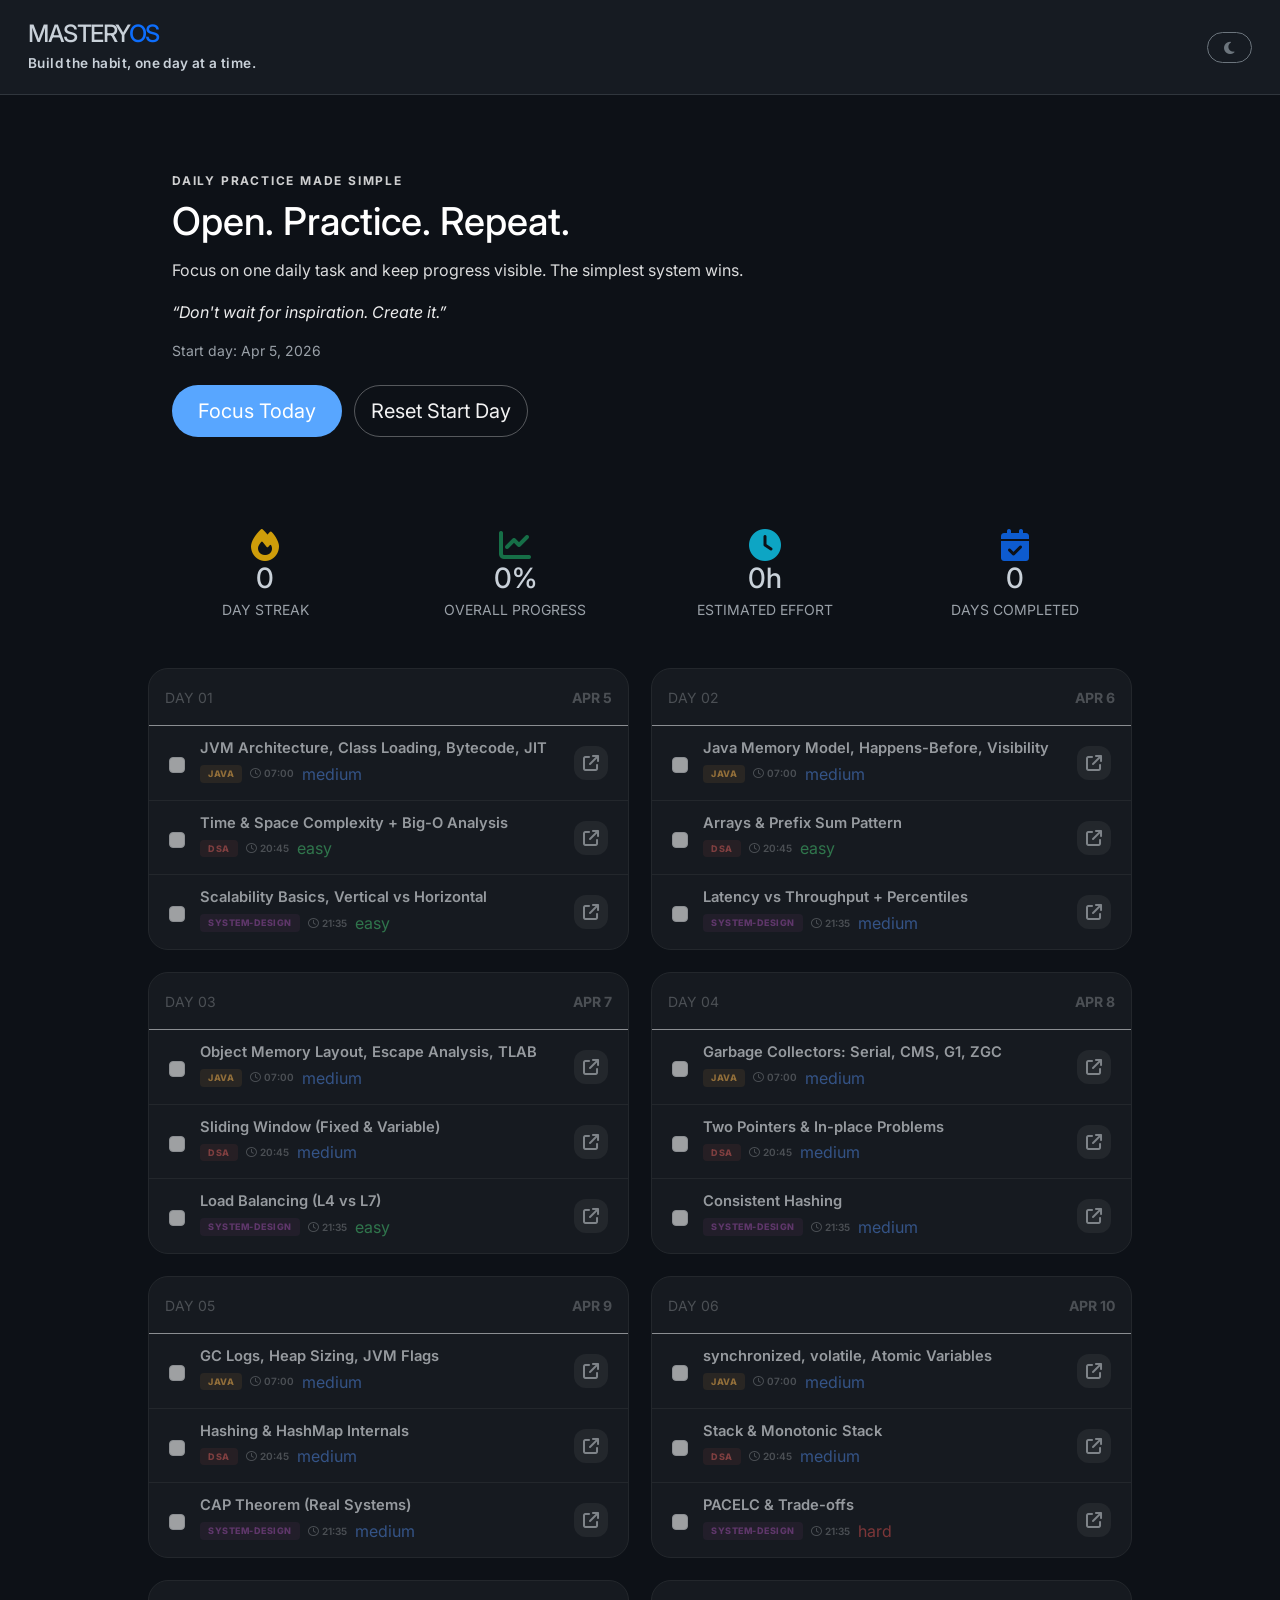
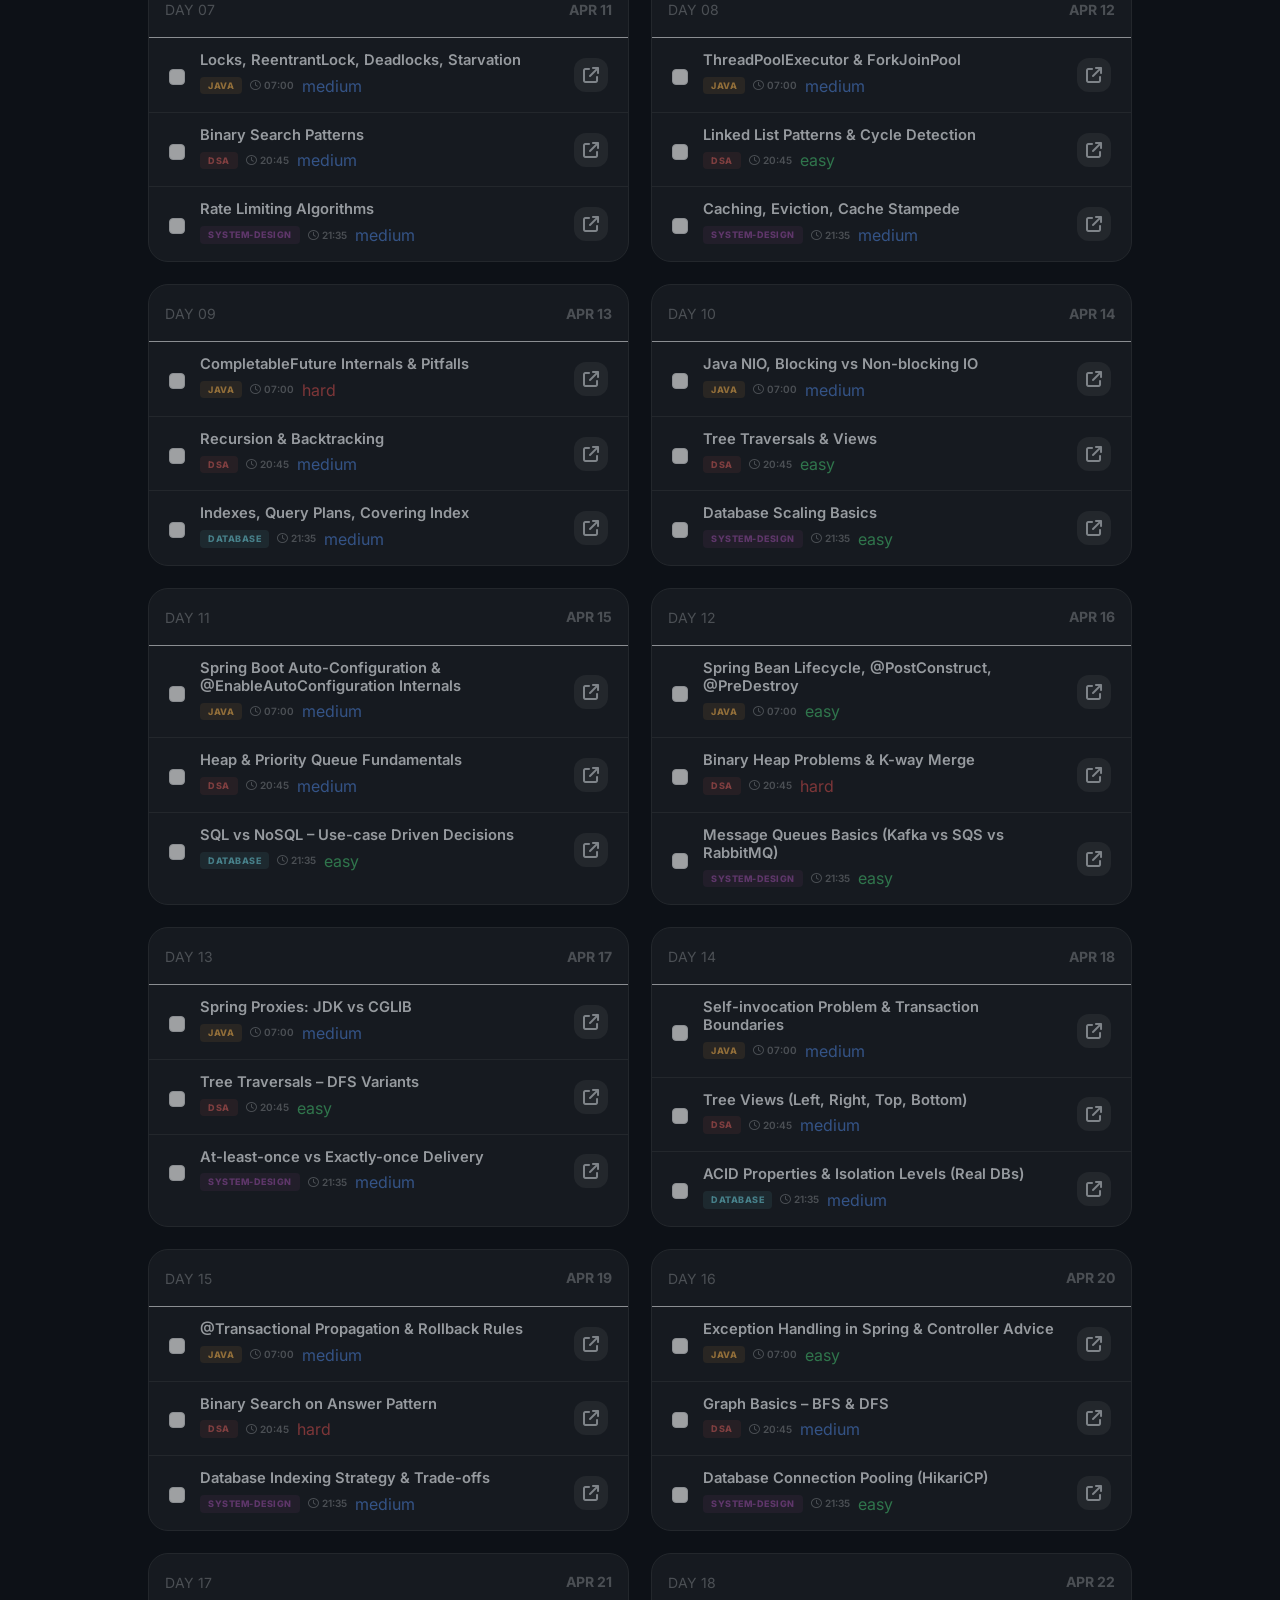
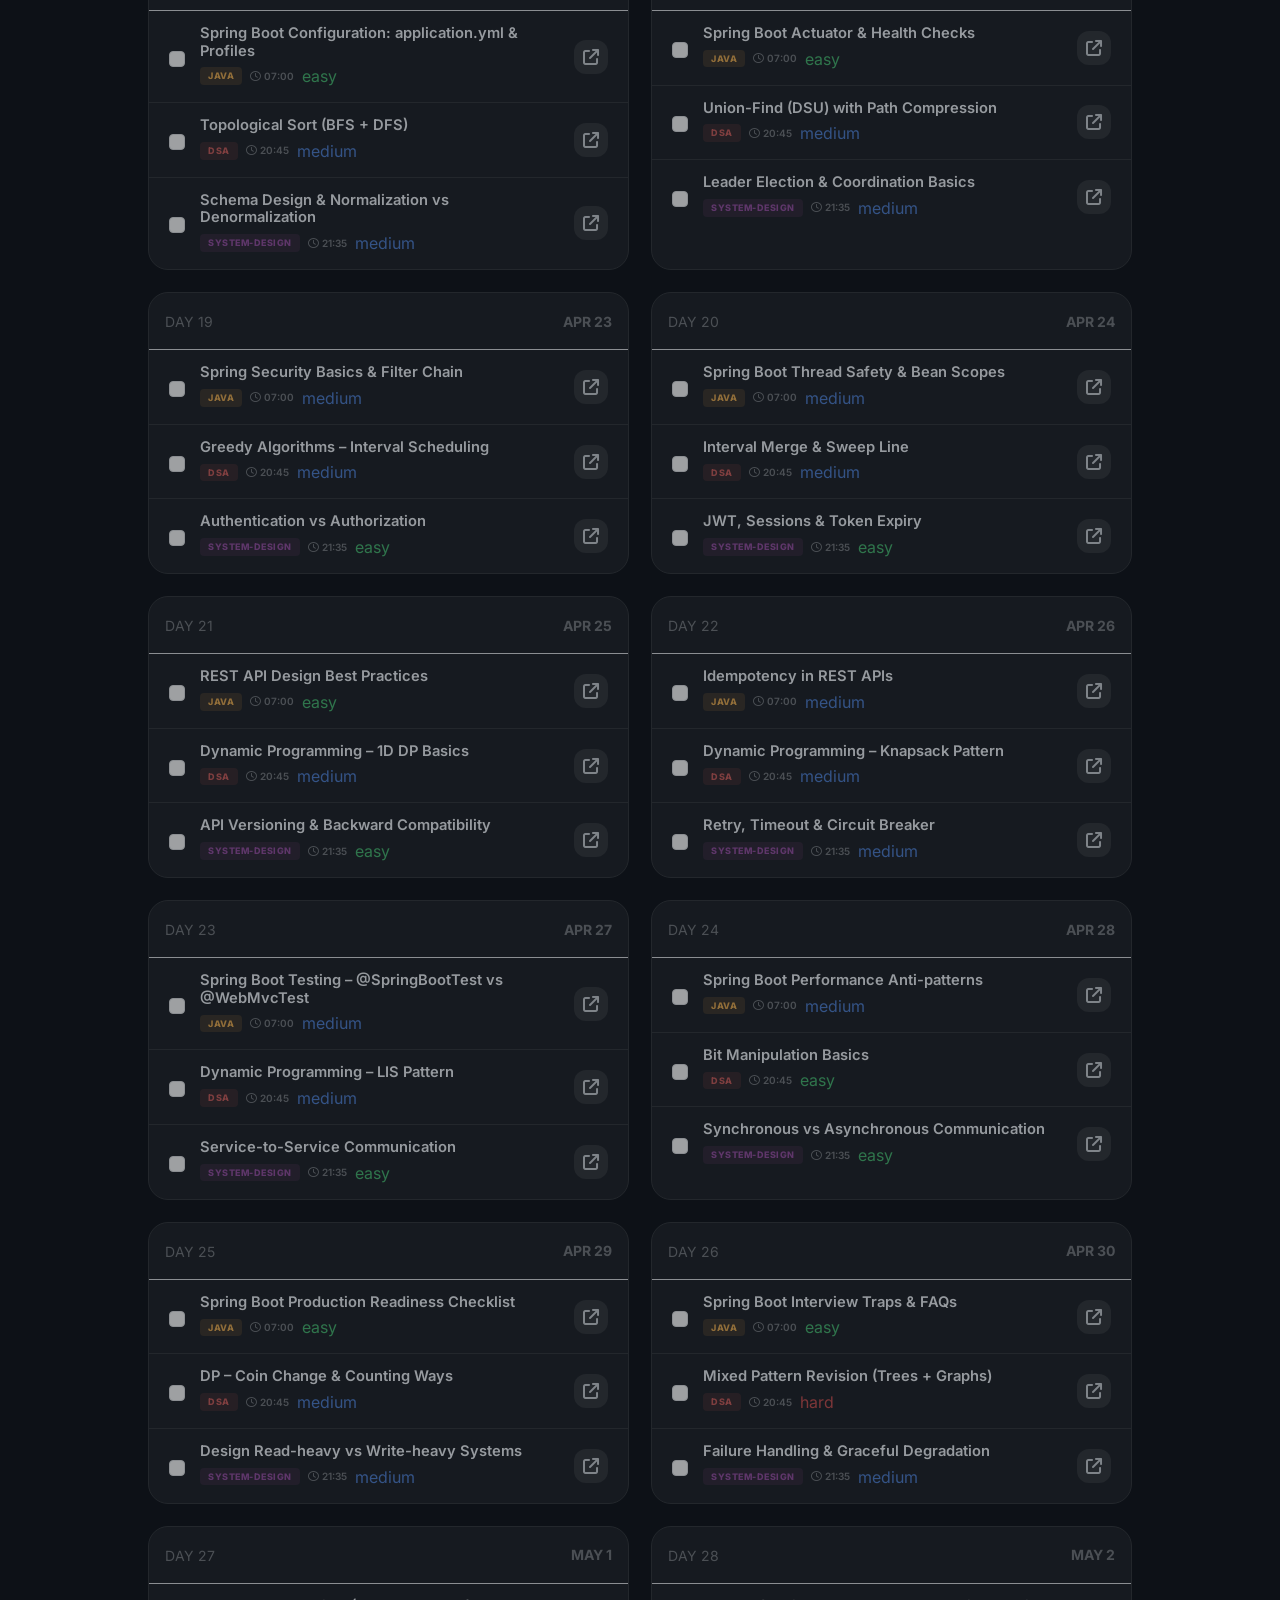
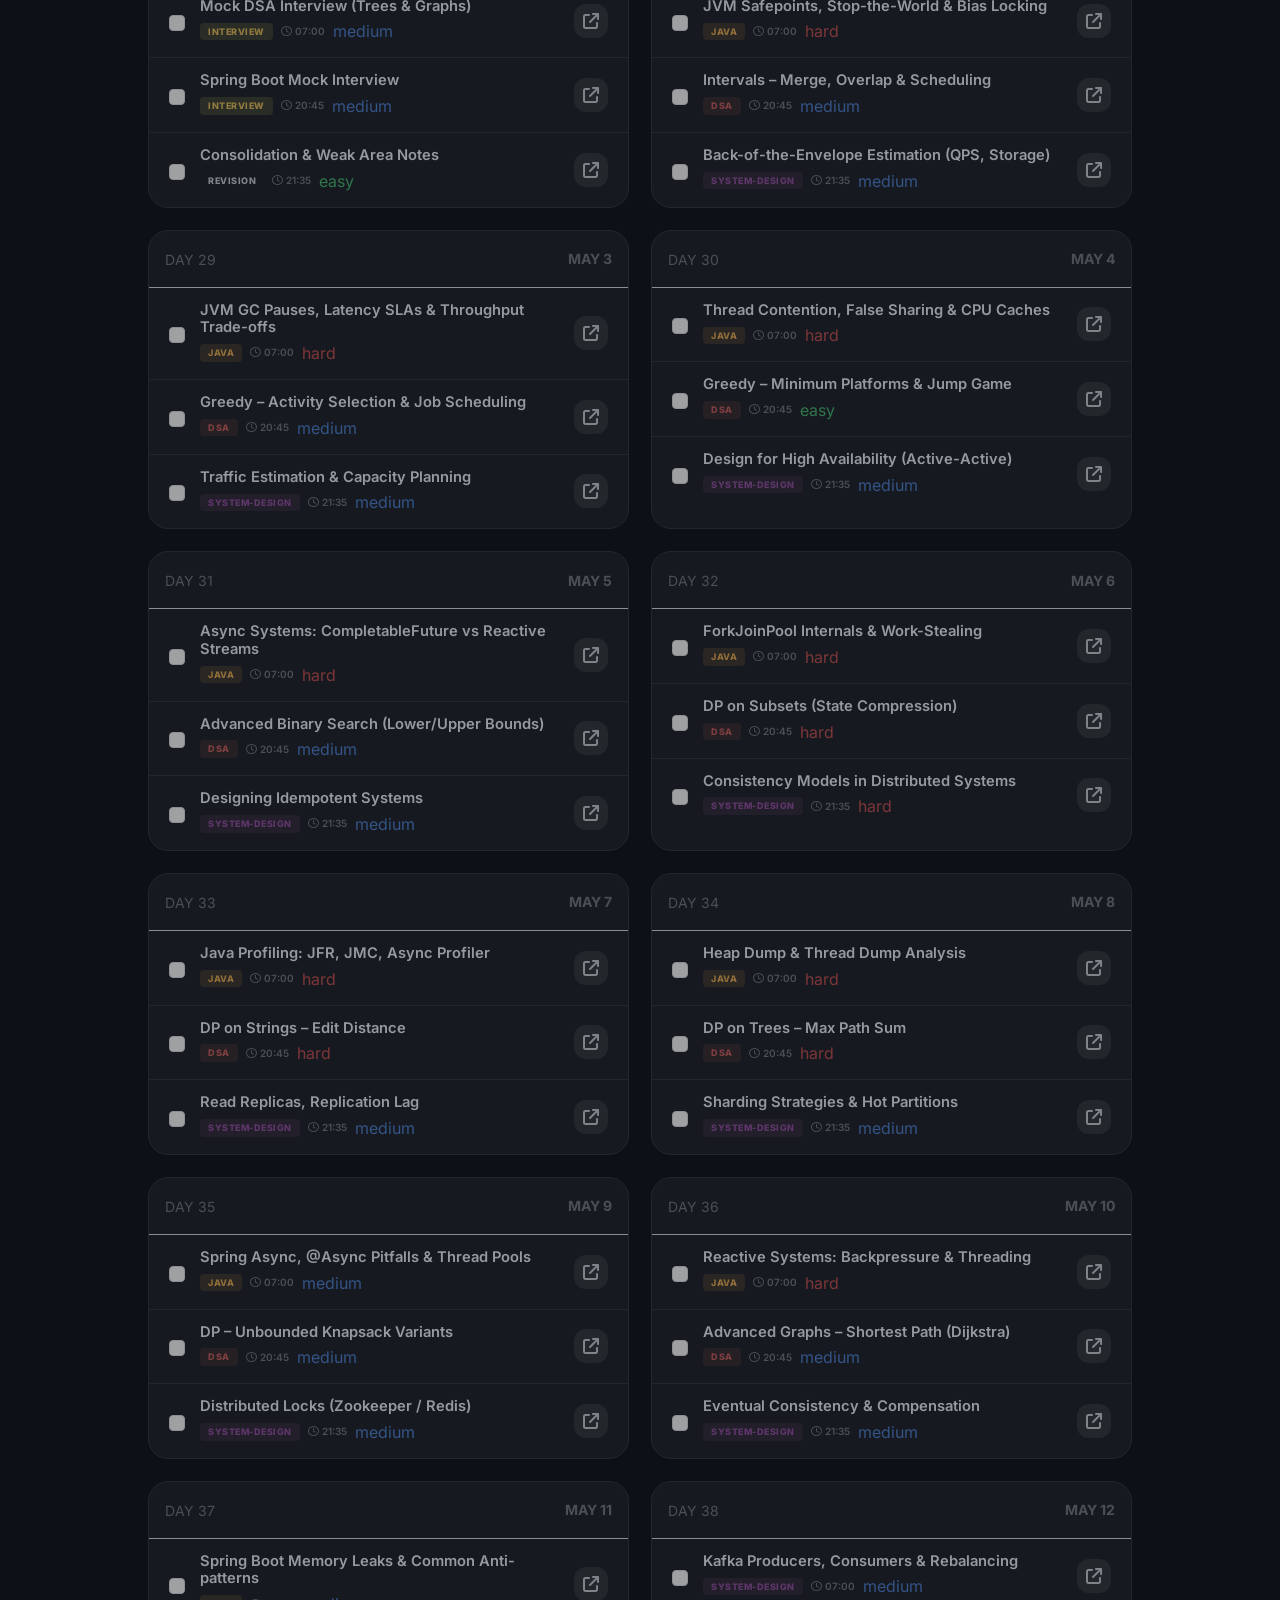
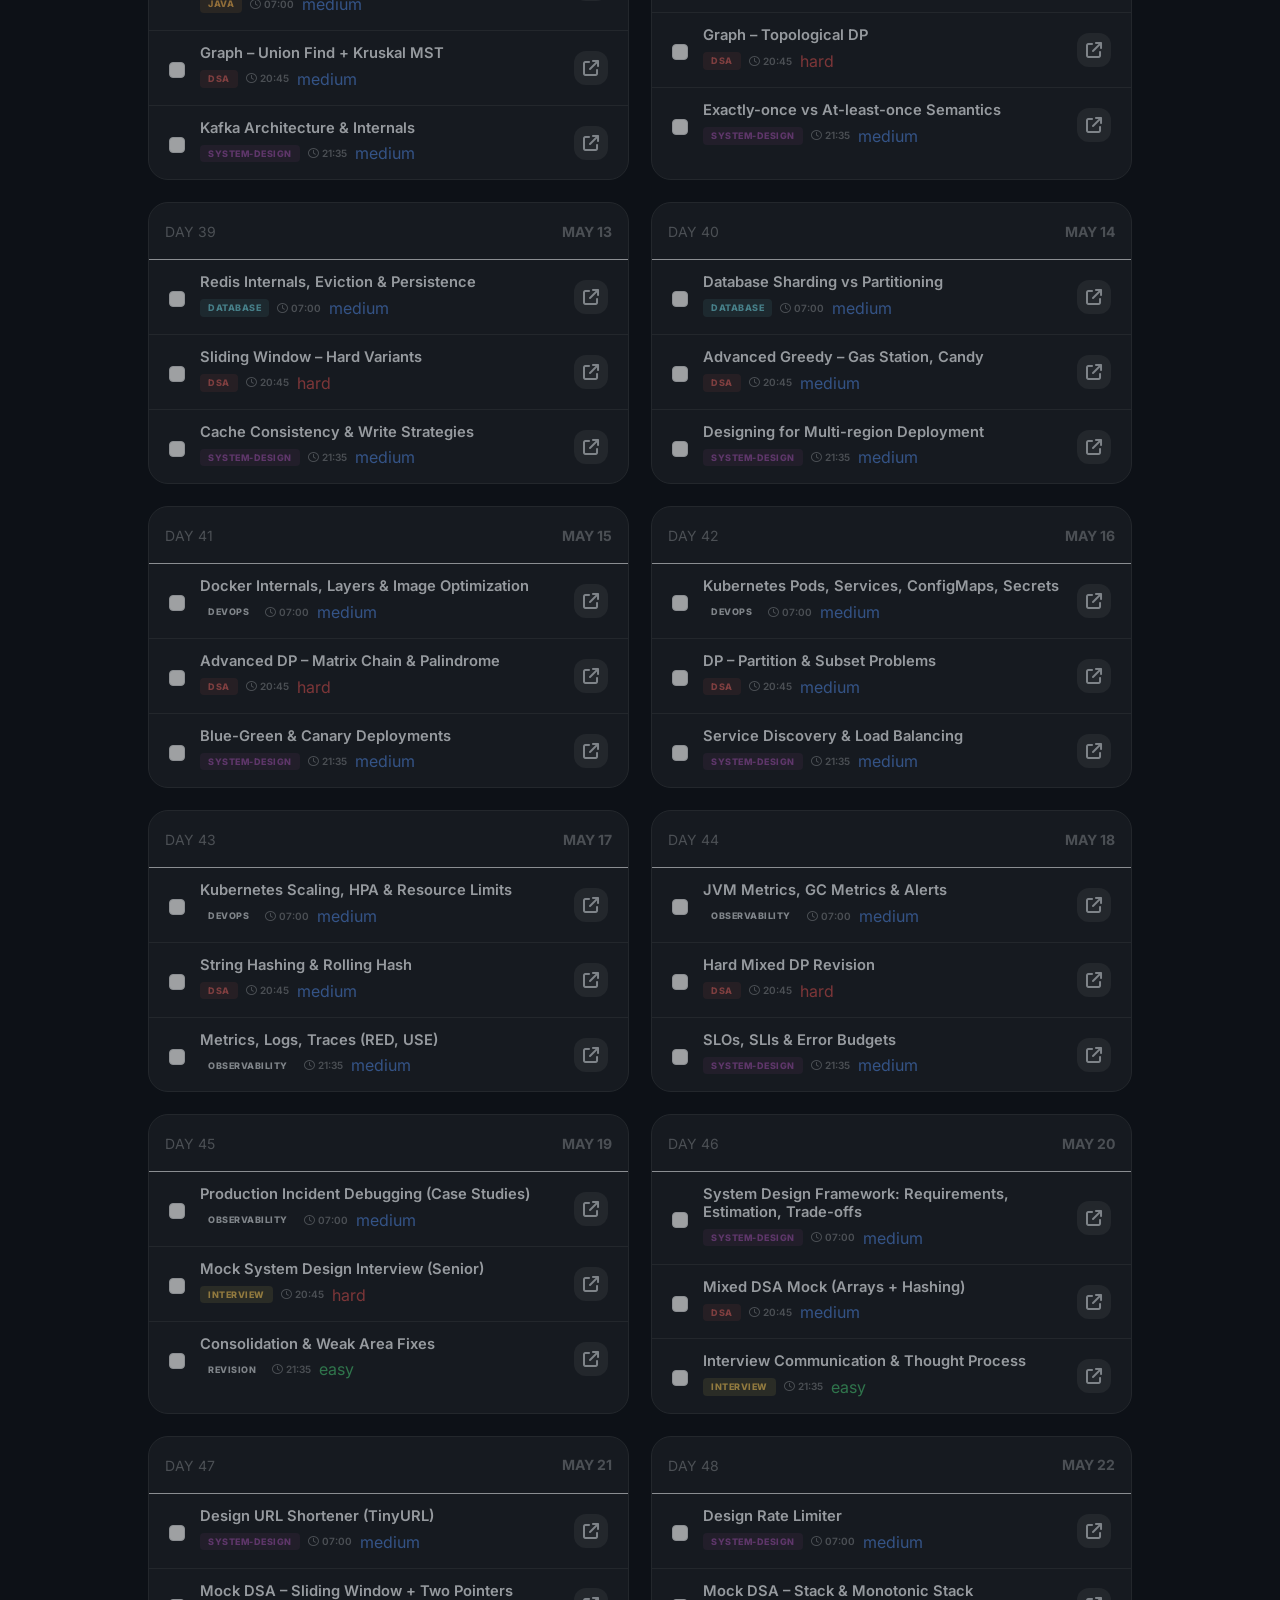
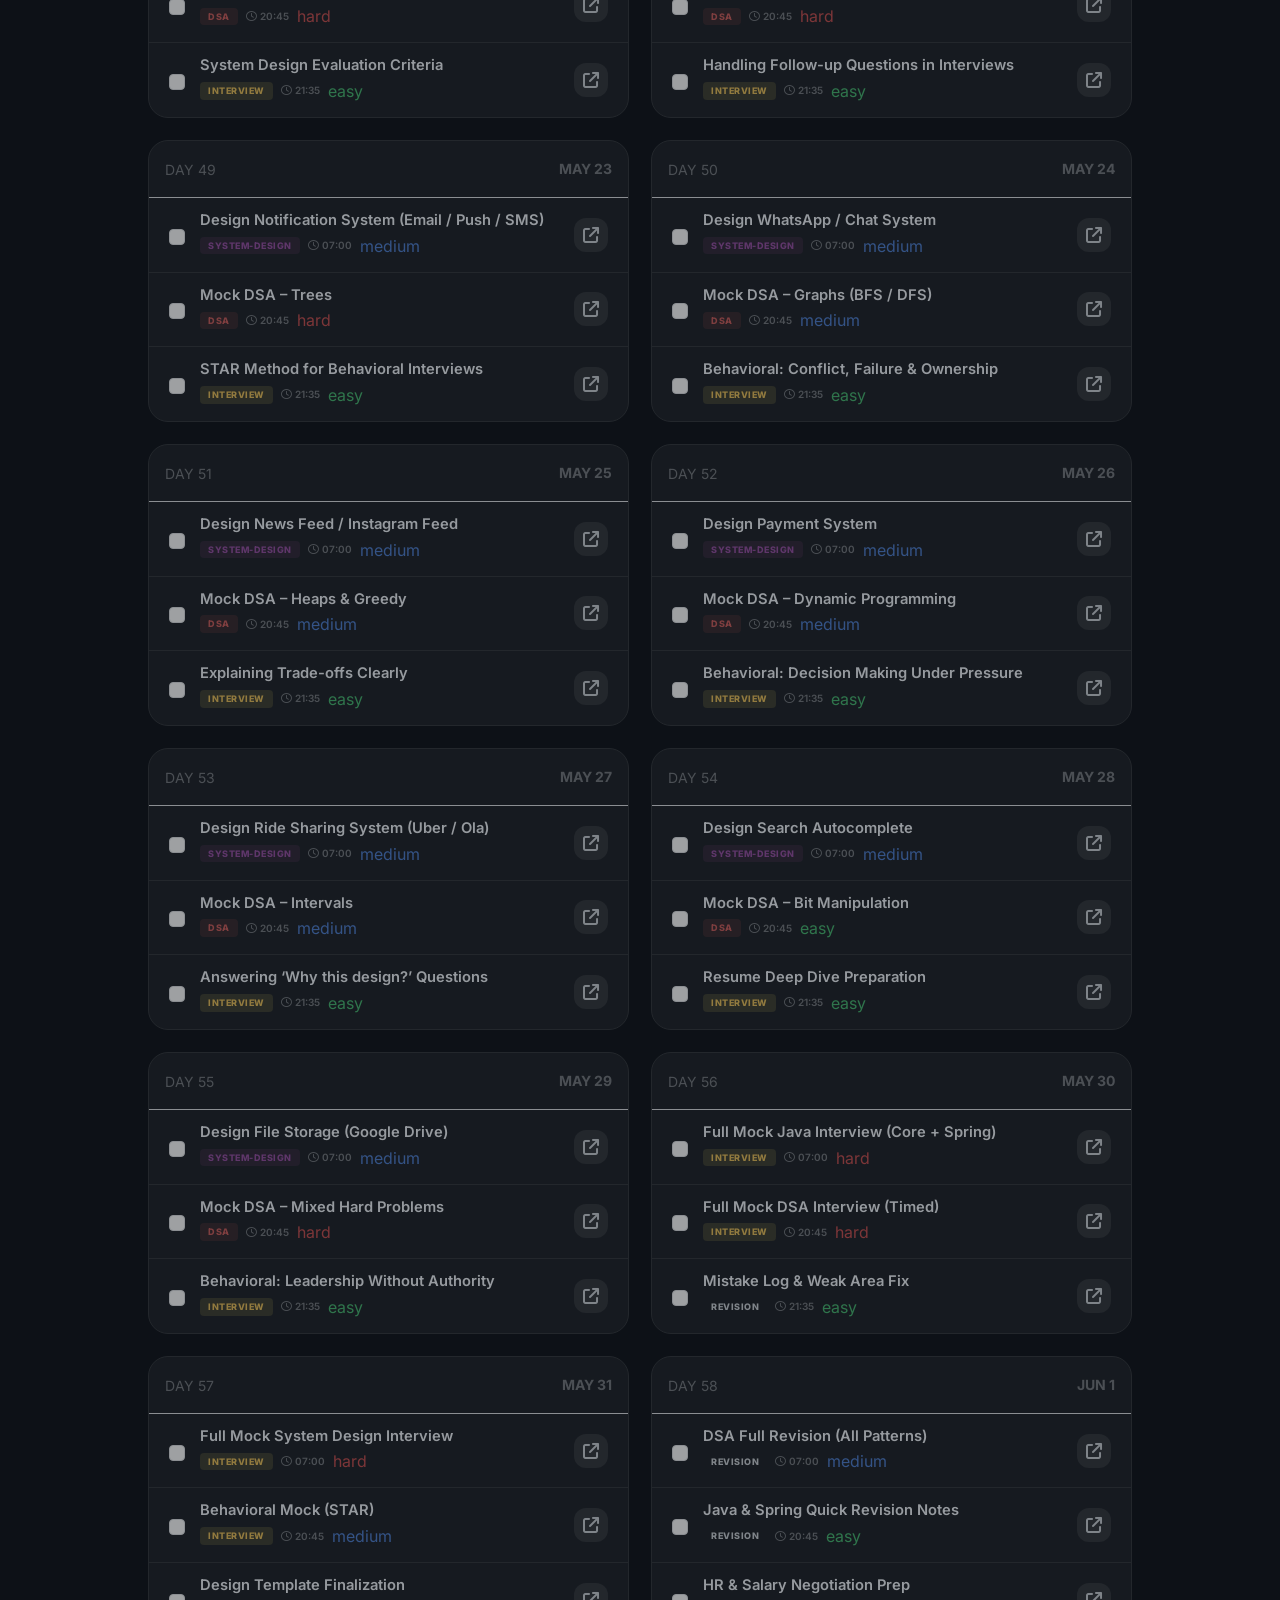
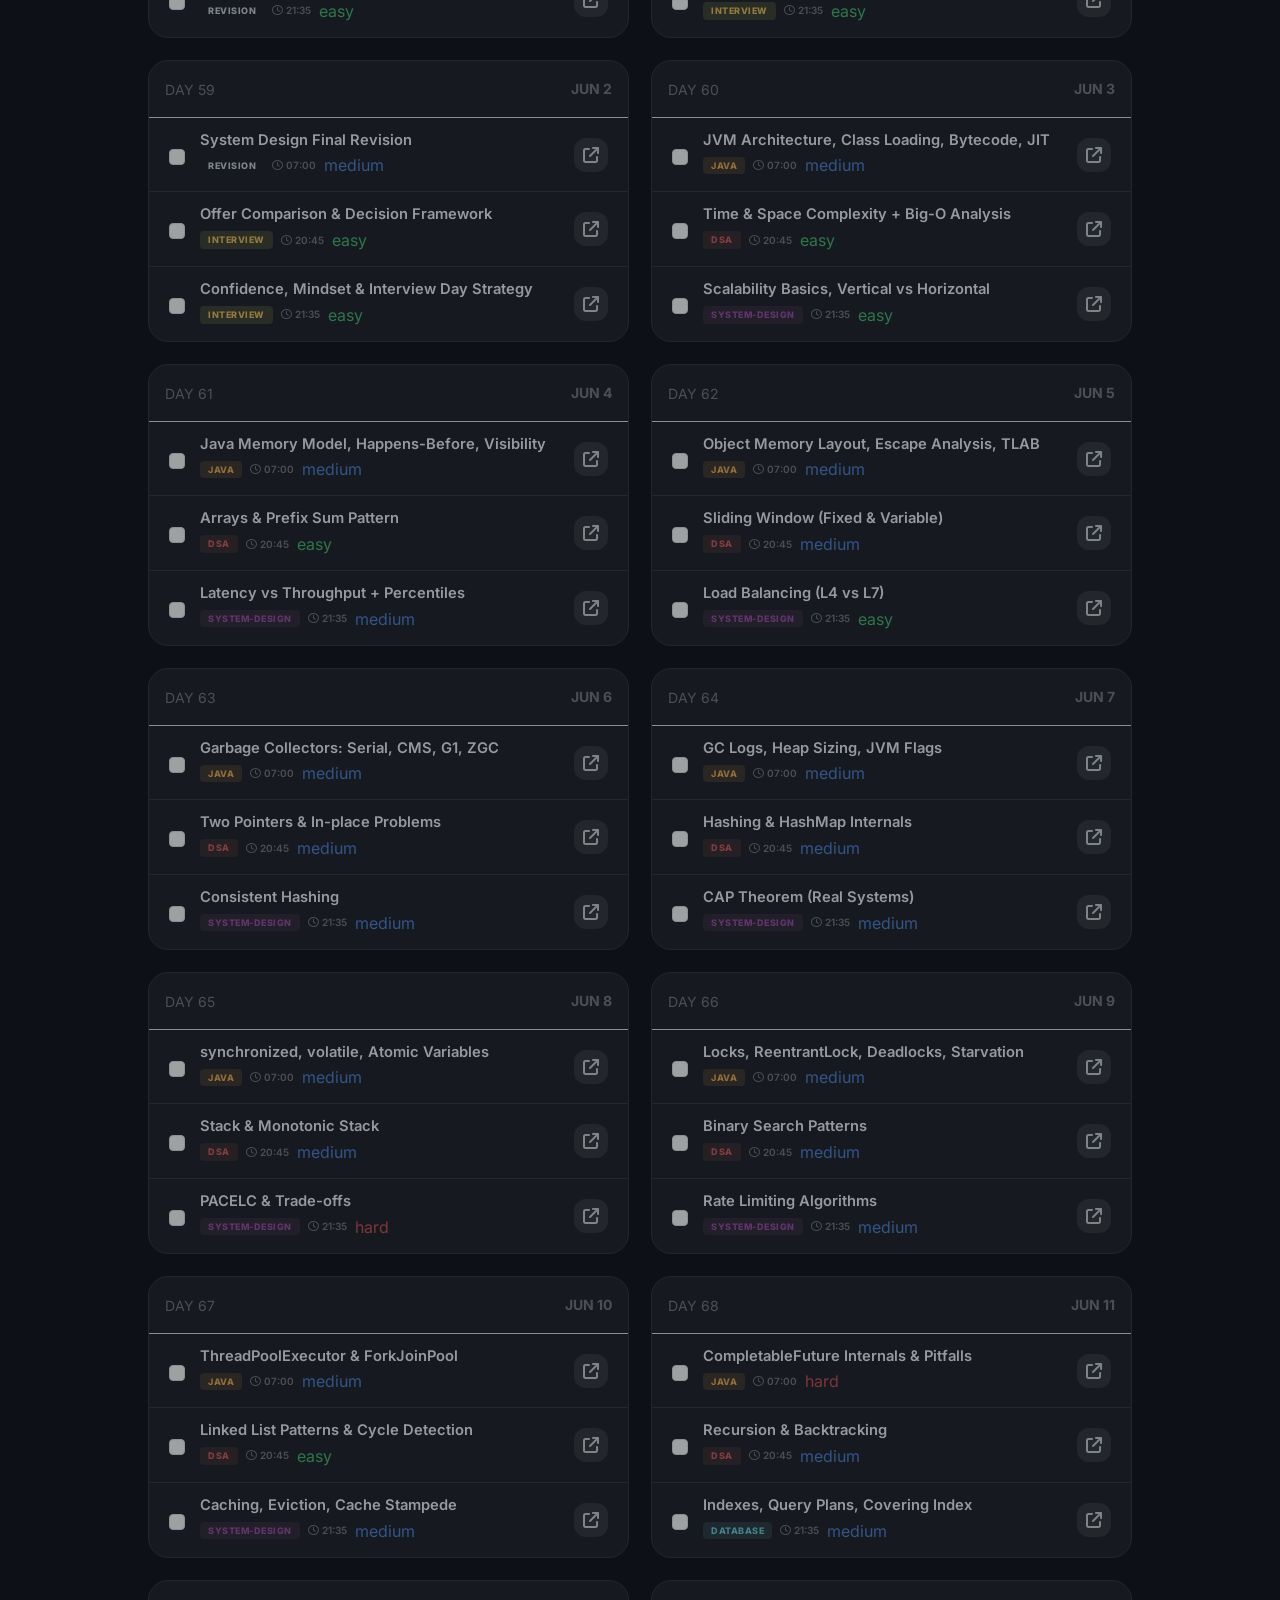
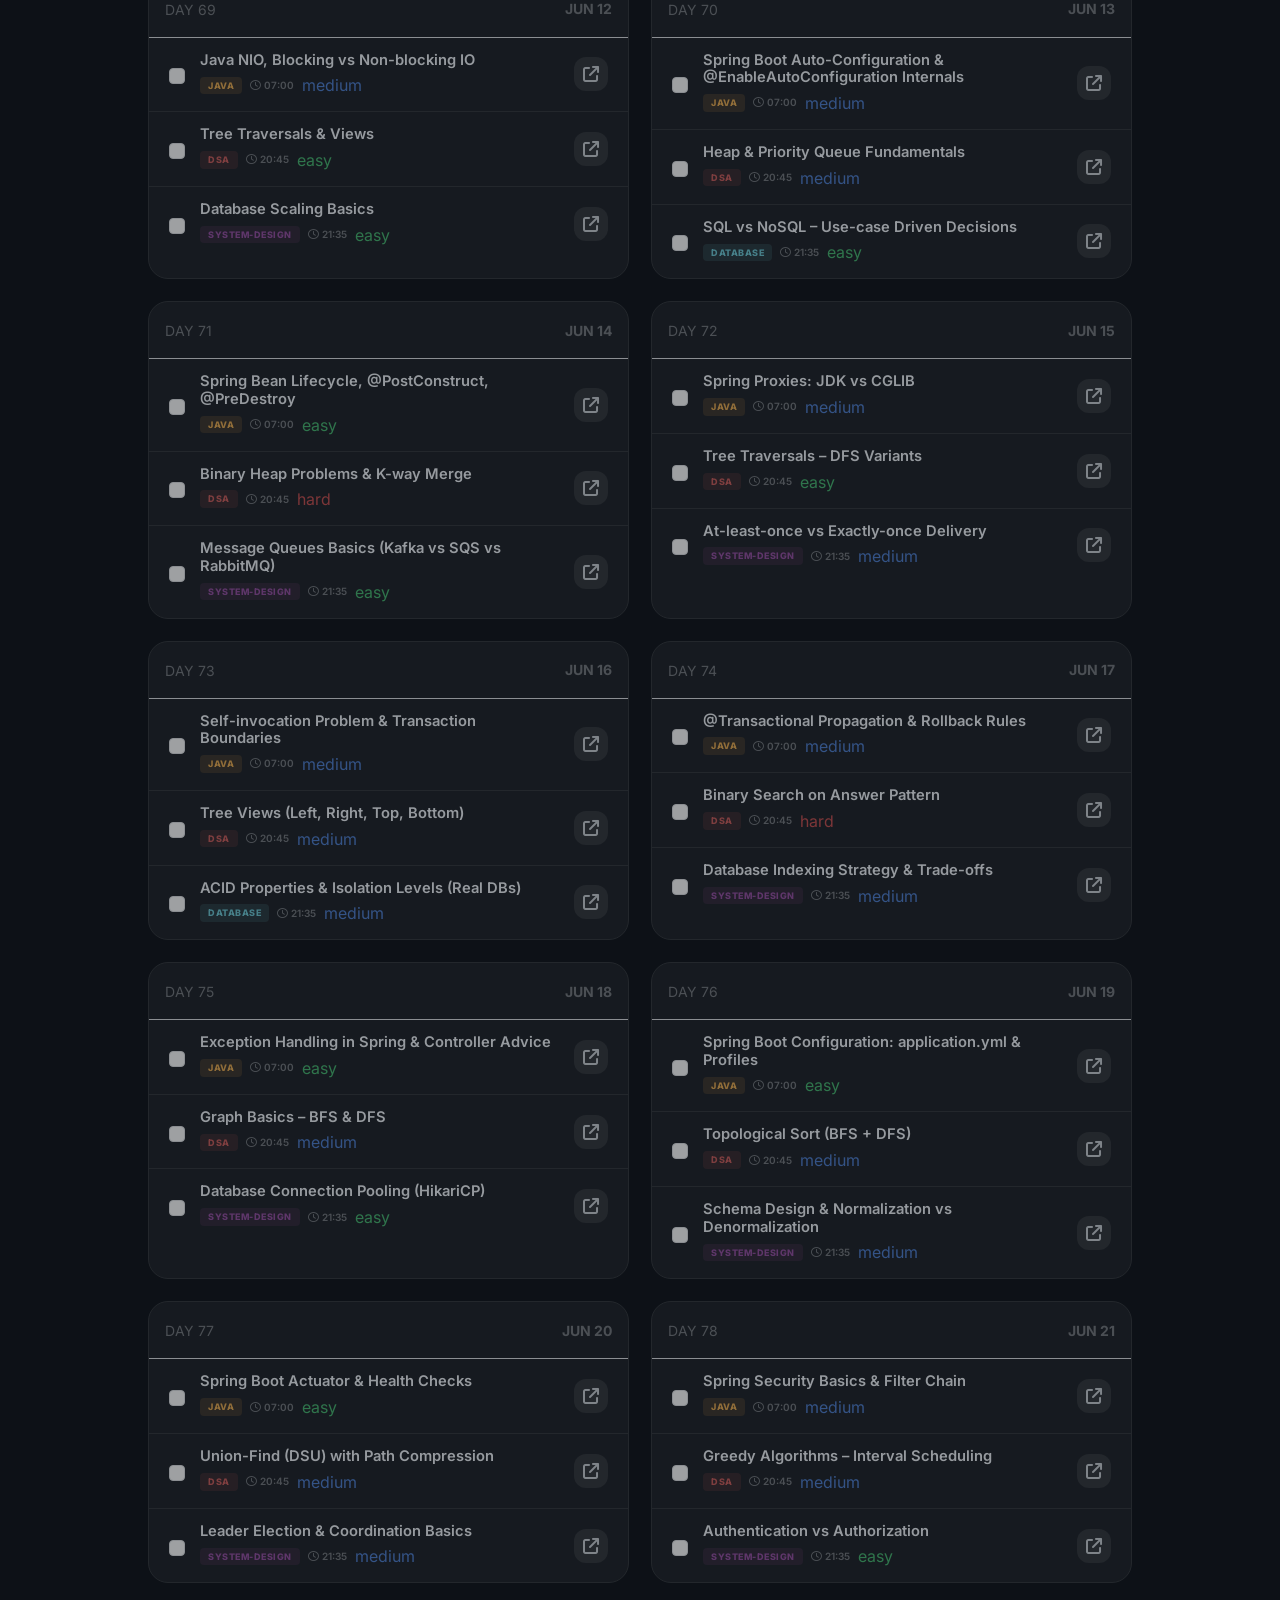
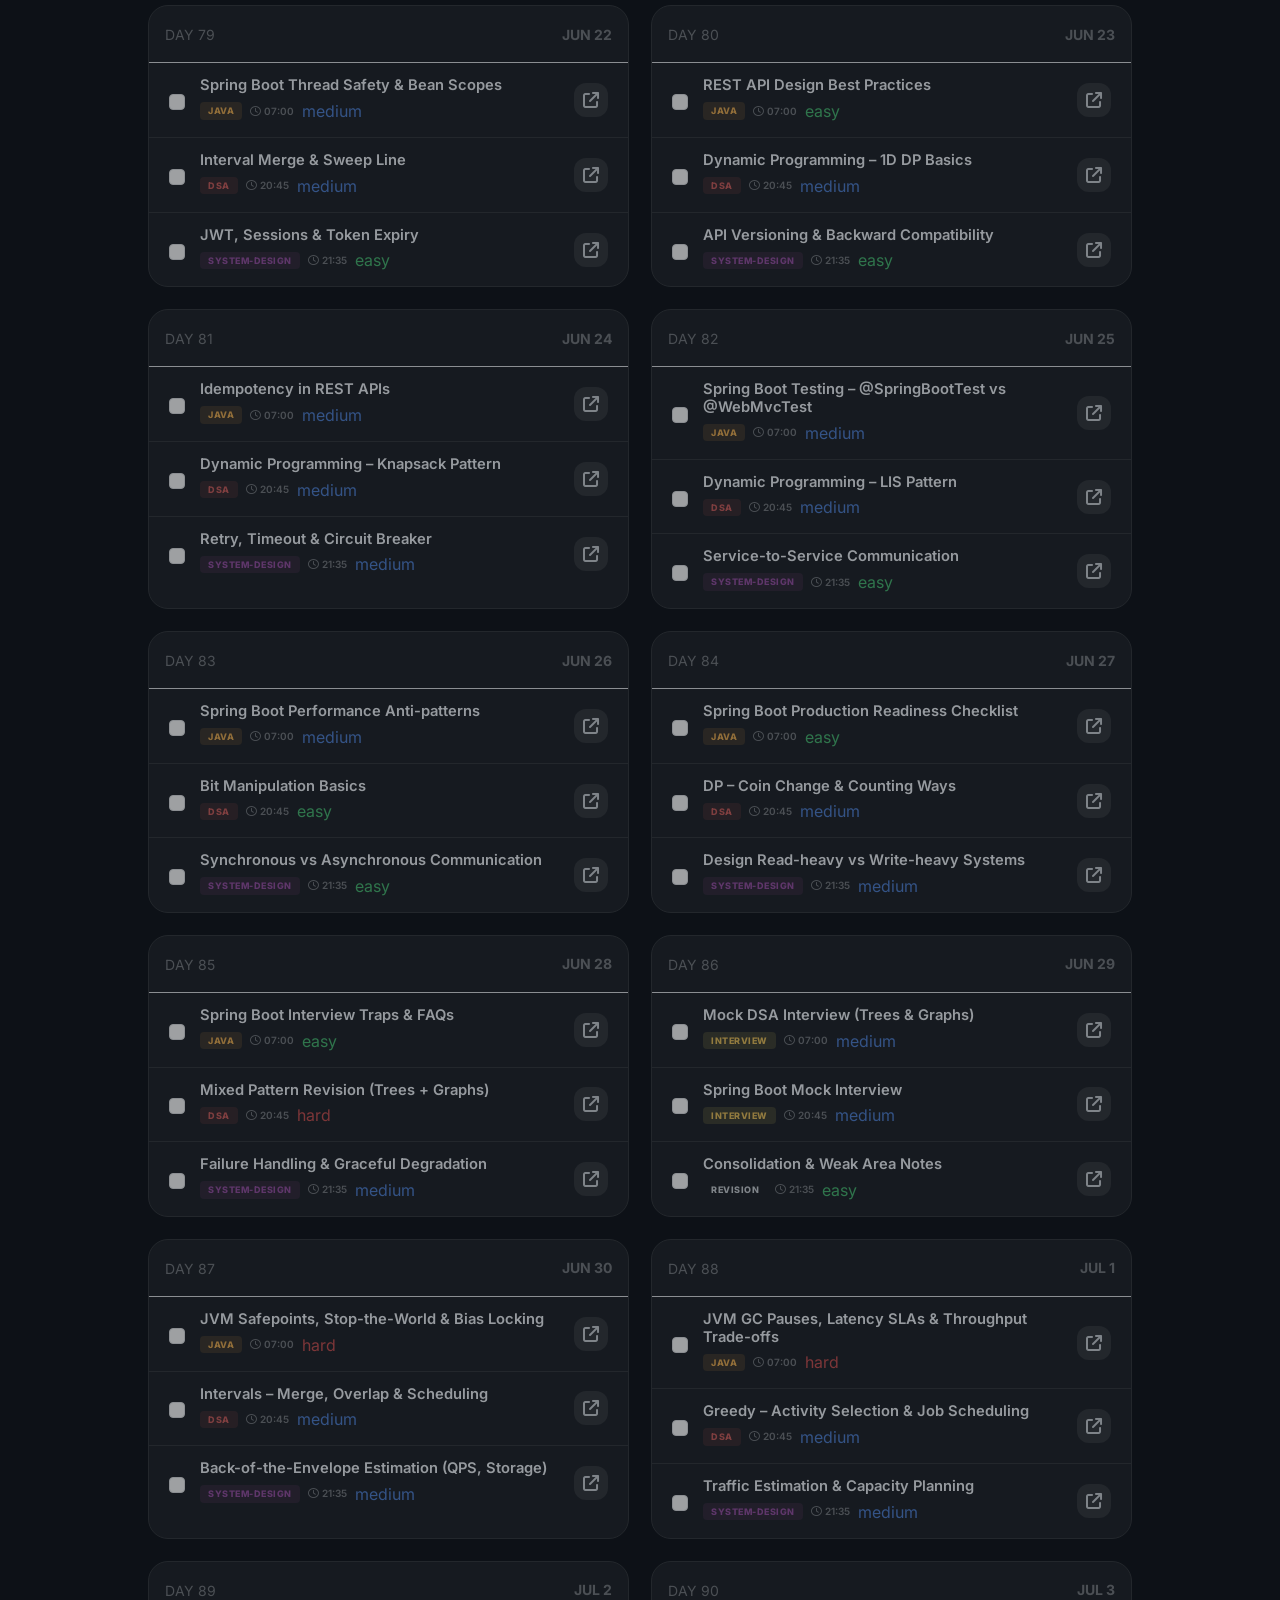
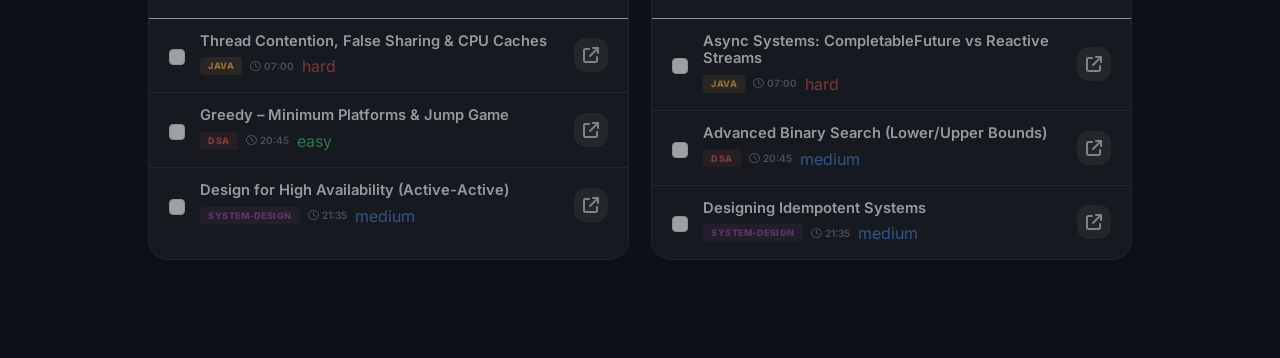
<file: index.html>
<!DOCTYPE html>
<html lang="en" data-theme="dark">
<head>
    <meta charset="UTF-8">
    <meta name="viewport" content="width=device-width, initial-scale=1.0">
    <title>Mastery OS | Elite Engineering</title>
    <link href="https://cdn.jsdelivr.net/npm/bootstrap@5.3.0/dist/css/bootstrap.min.css" rel="stylesheet">
    <link rel="stylesheet" href="https://cdnjs.cloudflare.com/ajax/libs/font-awesome/6.4.0/css/all.min.css">
    <link rel="stylesheet" href="style.css">
</head>
<body>

    <header class="glass-header no-print">
        <div>
            <div class="fw-black h4 mb-0" style="letter-spacing:-1.5px">MASTERY<span class="text-primary">OS</span></div>
            <div class="header-subtitle">Build the habit, one day at a time.</div>
        </div>
        <button class="btn btn-sm btn-outline-secondary rounded-pill px-3" onclick="toggleTheme()"><i class="fa-solid fa-moon"></i></button>
    </header>

    <main class="container-fluid p-3 p-md-5">
        <section class="hero-panel rounded-4 p-4 mb-5">
            <div>
                <div class="eyebrow">Daily practice made simple</div>
                <h1 class="hero-title mb-3">Open. Practice. Repeat.</h1>
                <p class="hero-copy">Focus on one daily task and keep progress visible. The simplest system wins.</p>
                <div class="hero-quote mb-3" id="heroQuote"></div>
                <div class="hero-start-label small opacity-75" id="startDateLabel"></div>
            </div>
            <div class="hero-actions mt-4">
                <button class="btn btn-primary btn-lg rounded-pill" onclick="focusToday(true)">Focus Today</button>
                <button class="btn btn-outline-primary btn-lg rounded-pill" onclick="resetStartDay()">Reset Start Day</button>
            </div>
        </section>

        <div class="progress-dashboard mb-4" id="progressDashboard">
            <div class="row g-3">
                <div class="col-sm-6 col-lg-3">
                    <div class="stat-card text-center p-4 rounded-4">
                        <i class="fa-solid fa-fire fa-2xl mb-3 text-warning"></i>
                        <div class="h3 fw-black mb-1" id="currentStreak">0</div>
                        <div class="small opacity-75">DAY STREAK</div>
                    </div>
                </div>
                <div class="col-sm-6 col-lg-3">
                    <div class="stat-card text-center p-4 rounded-4">
                        <i class="fa-solid fa-chart-line fa-2xl mb-3 text-success"></i>
                        <div class="h3 fw-black mb-1" id="overallProgress">0%</div>
                        <div class="small opacity-75">OVERALL PROGRESS</div>
                    </div>
                </div>
                <div class="col-sm-6 col-lg-3">
                    <div class="stat-card text-center p-4 rounded-4">
                        <i class="fa-solid fa-clock fa-2xl mb-3 text-info"></i>
                        <div class="h3 fw-black mb-1" id="studyTime">0h</div>
                        <div class="small opacity-75">ESTIMATED EFFORT</div>
                    </div>
                </div>
                <div class="col-sm-6 col-lg-3">
                    <div class="stat-card text-center p-4 rounded-4">
                        <i class="fa-solid fa-calendar-check fa-2xl mb-3 text-primary"></i>
                        <div class="h3 fw-black mb-1" id="daysCompleted">0</div>
                        <div class="small opacity-75">DAYS COMPLETED</div>
                    </div>
                </div>
            </div>
        </div>

        <div id="roadmap-grid"></div>
    </main>

    <button class="fab-focus d-lg-none no-print" onclick="focusToday(true)">
        <i class="fa-solid fa-crosshairs fa-xl"></i>
    </button>

    <!-- Toast Notification -->
    <div id="quoteToast" class="toast align-items-center text-white bg-primary border-0" role="alert" aria-live="assertive" aria-atomic="true">
        <div class="d-flex">
            <div class="toast-body" id="toastBody">
                <i class="fa-solid fa-lightbulb me-2"></i>
                Loading inspiration...
            </div>
            <button type="button" class="btn-close btn-close-white me-2 m-auto" data-bs-dismiss="toast" aria-label="Close"></button>
        </div>
    </div>

    <script src="https://cdn.jsdelivr.net/npm/bootstrap@5.3.0/dist/js/bootstrap.bundle.min.js"></script>
    <script src="data.js"></script>
    <script src="app.js"></script>
</body>
</html>
</file>
<file: style.css>
@import url('https://fonts.googleapis.com/css2?family=Inter:wght@400;600;700;900&family=JetBrains+Mono:wght@500&display=swap');

:root[data-theme="dark"] {
    --bg: #0d1117; --sidebar-bg: #161b22; --card-bg: #1c2128;
    --border: #30363d; --accent: #58a6ff; --text-main: #c9d1d9; --text-bold: #f0f6fc;
    --today-glow: rgba(88, 166, 255, 0.25);
}

:root[data-theme="light"] {
    --bg: #f8fafc; --sidebar-bg: #ffffff; --card-bg: #ffffff;
    --border: #e2e8f0; --accent: #2563eb; --text-main: #475569; --text-bold: #1e293b;
    --today-glow: rgba(37, 99, 235, 0.1);
}

html { scroll-behavior: smooth; }

body { 
    background-color: var(--bg); color: var(--text-main); 
    font-family: 'Inter', sans-serif; transition: 0.3s; padding-top: 95px;
}

main.container-fluid {
    max-width: 1080px;
    margin: 0 auto;
}

/* Roadmap Grid - Responsive columns */
#roadmap-grid {
    display: grid;
    grid-template-columns: repeat(auto-fill, minmax(320px, 1fr));
    gap: 22px;
    padding-bottom: 50px;
}

/* Day Card Styling */
.day-card { 
    background: var(--card-bg); 
    border: 1px solid var(--border); 
    border-radius: 20px; 
    overflow: hidden;
    transition: transform 0.3s ease;
}

.active-day-focus { 
    border: 2px solid var(--accent) !important; 
    box-shadow: 0 0 30px var(--today-glow) !important;
    transform: translateY(-5px);
    z-index: 5;
}

.past-day { opacity: 0.6; filter: grayscale(0.3); }

/* Task Slot - The 3-Column Engine */
.task-slot {
    display: flex;
    align-items: center;
    padding: 14px 20px;
    gap: 15px;
    border-bottom: 1px solid var(--border);
    transition: all 0.2s ease;
}

.task-slot:last-child { border-bottom: none; }

.task-slot:hover { background: rgba(255, 255, 255, 0.03); }

.task-slot.done { 
    background: rgba(34, 197, 94, 0.03);
}

.task-slot.done .task-title {
    text-decoration: line-through;
    opacity: 0.5;
}

/* Column Alignment Logic */
.task-action-check { display: flex; align-items: center; }

.task-info { flex: 1; min-width: 0; }

.task-title {
    font-size: 0.92rem;
    font-weight: 600;
    color: var(--text-bold);
    margin-bottom: 4px;
    line-height: 1.2;
}

.task-meta { display: flex; align-items: center; gap: 8px; flex-wrap: wrap; }

/* Badges & Meta Text */
.cat-badge, .level-badge {
    font-size: 9px; font-weight: 800; padding: 2px 8px; border-radius: 4px;
    text-transform: uppercase; letter-spacing: 0.5px;
}

.time-meta { font-size: 10px; font-weight: 600; opacity: 0.5; }

/* Category Colors */
.cat-java { background: rgba(255,167,38,0.15); color: #ffa726; }
.cat-dsa { background: rgba(239,83,80,0.15); color: #ef5350; }
.cat-system-design { background: rgba(171,71,188,0.15); color: #ab47bc; }
.cat-database { background: rgba(77, 208, 225, 0.15); color: #4dd0e1; }
.cat-interview { background: rgba(255, 235, 59, 0.15); color: #fbc02d; }

.level-easy { color: #22c55e; }
.level-medium { color: #3b82f6; }
.level-hard { color: #ef4444; }

/* Mini Study Button */
.btn-study-mini {
    width: 34px; height: 34px;
    display: flex; align-items: center; justify-content: center;
    border-radius: 12px; background: var(--border);
    color: var(--text-main); transition: 0.2s;
    text-decoration: none;
}

.btn-study-mini:hover {
    background: var(--accent); color: white;
    transform: scale(1.1);
}

/* Header & Sidebar */
.glass-header {
    position: fixed; top: 0; width: 100%; z-index: 1100;
    background: var(--sidebar-bg); backdrop-filter: blur(16px);
    border-bottom: 1px solid var(--border); height: 95px;
    display: flex; align-items: center; justify-content: space-between; padding: 0 28px;
}

.header-subtitle {
    font-size: 0.85rem;
    font-weight: 600;
    color: var(--text-main);
    letter-spacing: 0.4px;
    margin-top: 4px;
}

.sidebar { 
    background: var(--sidebar-bg); border-right: 1px solid var(--border); 
    padding: 24px; height: calc(100vh - 95px); position: sticky; top: 95px; overflow-y: auto; 
}

.live-clock { font-family: 'JetBrains Mono', monospace; font-size: 2rem; font-weight: 700; color: var(--accent); text-align: center; }
.full-date-display { font-size: 0.65rem; font-weight: 800; text-transform: uppercase; letter-spacing: 1.5px; text-align: center; opacity: 0.5; margin-bottom: 5px; }

.search-container { position: relative; width: 400px; }
.search-icon { position: absolute; left: 18px; top: 13px; opacity: 0.4; }
.search-input { width: 100%; background: var(--bg); border: 1px solid var(--border); border-radius: 12px; padding: 10px 15px 10px 45px; color: var(--text-bold); }

.quote-card {
    background: rgba(var(--accent-rgb), 0.05);
    border-left: 3px solid var(--accent);
    padding: 15px;
    border-radius: 0 12px 12px 0;
}

.quote-text {
    font-size: 0.85rem;
    font-style: italic;
    line-height: 1.4;
    color: var(--text-bold);
    margin-bottom: 5px;
}

.quote-author {
    font-size: 0.7rem;
    font-weight: 800;
    text-transform: uppercase;
    letter-spacing: 1px;
    opacity: 0.5;
}

/* Animation */
@keyframes pulse {
    0% { opacity: 1; }
    50% { opacity: 0.6; }
    100% { opacity: 1; }
}
.animate-pulse { animation: pulse 2s infinite; }

@media (max-width: 992px) {
    .search-container { width: 200px; }
    #roadmap-grid { grid-template-columns: 1fr; }
}

/* Progress Dashboard */
.progress-dashboard {
    animation: fadeInUp 0.6s ease-out;
}

..stat-card {
    background: var(--card-bg);
    border: 1px solid var(--border);
    min-height: 190px;
    transition: transform 0.2s ease;
}

.stat-card:hover {
    transform: translateY(-3px);
}

.stat-card i {
    opacity: 0.85;
}

.stat-card:hover {
    transform: translateY(-5px);
    box-shadow: 0 10px 25px rgba(0,0,0,0.1);
}

.stat-card i {
    opacity: 0.8;
}

/* Enhanced Progress Bars */
.progress {
    background-color: var(--border);
    border-radius: 10px;
}

.progress-bar {
    border-radius: 10px;
    transition: width 0.8s ease;
}

/* Quick Actions */
.btn-outline-primary:hover, .btn-outline-success:hover, .btn-outline-warning:hover {
    transform: translateY(-2px);
    box-shadow: 0 5px 15px rgba(0,0,0,0.2);
}

/* Jump to Date Pulse */
@keyframes jumpPulse {
    0% { box-shadow: 0 0 0 0 var(--accent); }
    70% { box-shadow: 0 0 0 10px rgba(88, 166, 255, 0); }
    100% { box-shadow: 0 0 0 0 rgba(88, 166, 255, 0); }
}

/* Fade In Animation */
@keyframes fadeInUp {
    from {
        opacity: 0;
        transform: translateY(30px);
    }
    to {
        opacity: 1;
        transform: translateY(0);
    }
}

/* Timetable page specific styles */
.timetable-page * {
    font-family: 'Inter', system-ui, sans-serif;
}

.timetable-page {
    background: #0c0e14;
    color: #c8ccd4;
}

.timetable-page .card {
    background: #12141c;
    border: 1px solid #1f2233;
    transition: border-color 0.2s ease, transform 0.2s ease;
}

.timetable-page .card:hover {
    border-color: #2a2d3a;
}

.timetable-page .card-inner {
    background: #181a24;
    border: 1px solid #1f2233;
}

.timetable-page .priority-card {
    border-color: #2a2d3a;
}

.timetable-page .accent-row {
    background: rgba(110, 231, 183, 0.04);
    border-left: 3px solid #6ee7b7;
}

.timetable-page .tag {
    background: #181a24;
    border: 1px solid #2a2d3a;
    color: #94a3b8;
    font-size: 0.75rem;
    letter-spacing: 0.03em;
}

.timetable-page .link-card {
    background: #12141c;
    border: 1px solid #1f2233;
    transition: all 0.2s ease;
}

.timetable-page .link-card:hover {
    background: #181a24;
    border-color: #2a2d3a;
    transform: translateY(-2px);
}

.timetable-page table tr {
    transition: background 0.15s ease;
}

.timetable-page table tbody tr:nth-child(even) {
    background: rgba(255, 255, 255, 0.01);
}

.timetable-page .phase-card {
    position: relative;
    overflow: hidden;
}

.timetable-page .phase-card::before {
    content: '';
    position: absolute;
    top: 0;
    left: 0;
    right: 0;
    height: 2px;
}

.timetable-page .phase-1::before { background: linear-gradient(90deg, #94a3b8, #94a3b880); }
.timetable-page .phase-2::before { background: linear-gradient(90deg, #6ee7b7, #6ee7b780); }
.timetable-page .phase-3::before { background: linear-gradient(90deg, #94a3b8, #94a3b880); }

.timetable-page .quick-links-grid {
    grid-template-columns: repeat(auto-fill, minmax(150px, 1fr));
}

}

/* Hero Panel */
.hero-panel {
    background: var(--card-bg);
    border: 1px solid var(--border);
    box-shadow: none;
}

.eyebrow {
    display: inline-flex;
    text-transform: uppercase;
    letter-spacing: 1.8px;
    font-size: 0.75rem;
    font-weight: 700;
    color: rgba(255,255,255,0.8);
    margin-bottom: 12px;
}

.hero-title {
    font-size: clamp(2rem, 3vw, 3.1rem);
    line-height: 1.03;
    color: white;
}

.hero-copy {
    color: rgba(255,255,255,0.85);
    max-width: 640px;
    margin-bottom: 0;
}

.hero-quote {
    font-size: 1rem;
    font-style: italic;
    color: rgba(255,255,255,0.92);
    max-width: 680px;
    margin-top: 18px;
    line-height: 1.5;
}

.hero-start-label {
    margin-top: 10px;
    display: block;
}

.hero-actions {
    display: flex;
    flex-wrap: wrap;
    gap: 12px;
    align-items: center;
    justify-content: flex-start;
}

.hero-actions .btn {
    min-width: 170px;
    height: 52px;
}

.hero-actions .btn-primary {
    background: var(--accent);
    border-color: transparent;
}

.hero-actions .btn-outline-primary {
    border-color: rgba(255,255,255,0.3);
    color: rgba(255,255,255,0.95);
}

.hero-actions .btn-outline-primary:hover {
    background: rgba(255,255,255,0.1);
    color: white;
}

/* Enhanced Timer */
.timer-card {
    position: relative;
    overflow: hidden;
}

.timer-card::before {
    content: '';
    position: absolute;
    top: 0;
    left: -100%;
    width: 100%;
    height: 100%;
    background: linear-gradient(90deg, transparent, rgba(255,255,255,0.2), transparent);
    animation: shimmer 3s infinite;
}

@keyframes shimmer {
    0% { left: -100%; }
    100% { left: 100%; }
}

/* Mobile Improvements */
@media (max-width: 768px) {
    .progress-dashboard .row {
        --bs-gutter-x: 1rem;
    }
    
    .stat-card {
        padding: 1rem !important;
    }
    
    .stat-card .h3 {
        font-size: 1.5rem;
    }
}

/* Toast Notification */
#quoteToast {
    position: fixed;
    bottom: 20px;
    right: 20px;
    z-index: 1050;
    min-width: 400px;
    max-width: 500px;
}

/* Quote Flash Animation */
@keyframes quote-flash {
    0% { opacity: 0; transform: translateX(30px); }
    100% { opacity: 1; transform: translateX(0); }
}

.quote-flash {
    animation: quote-flash 0.8s ease-out;
}
</file>
